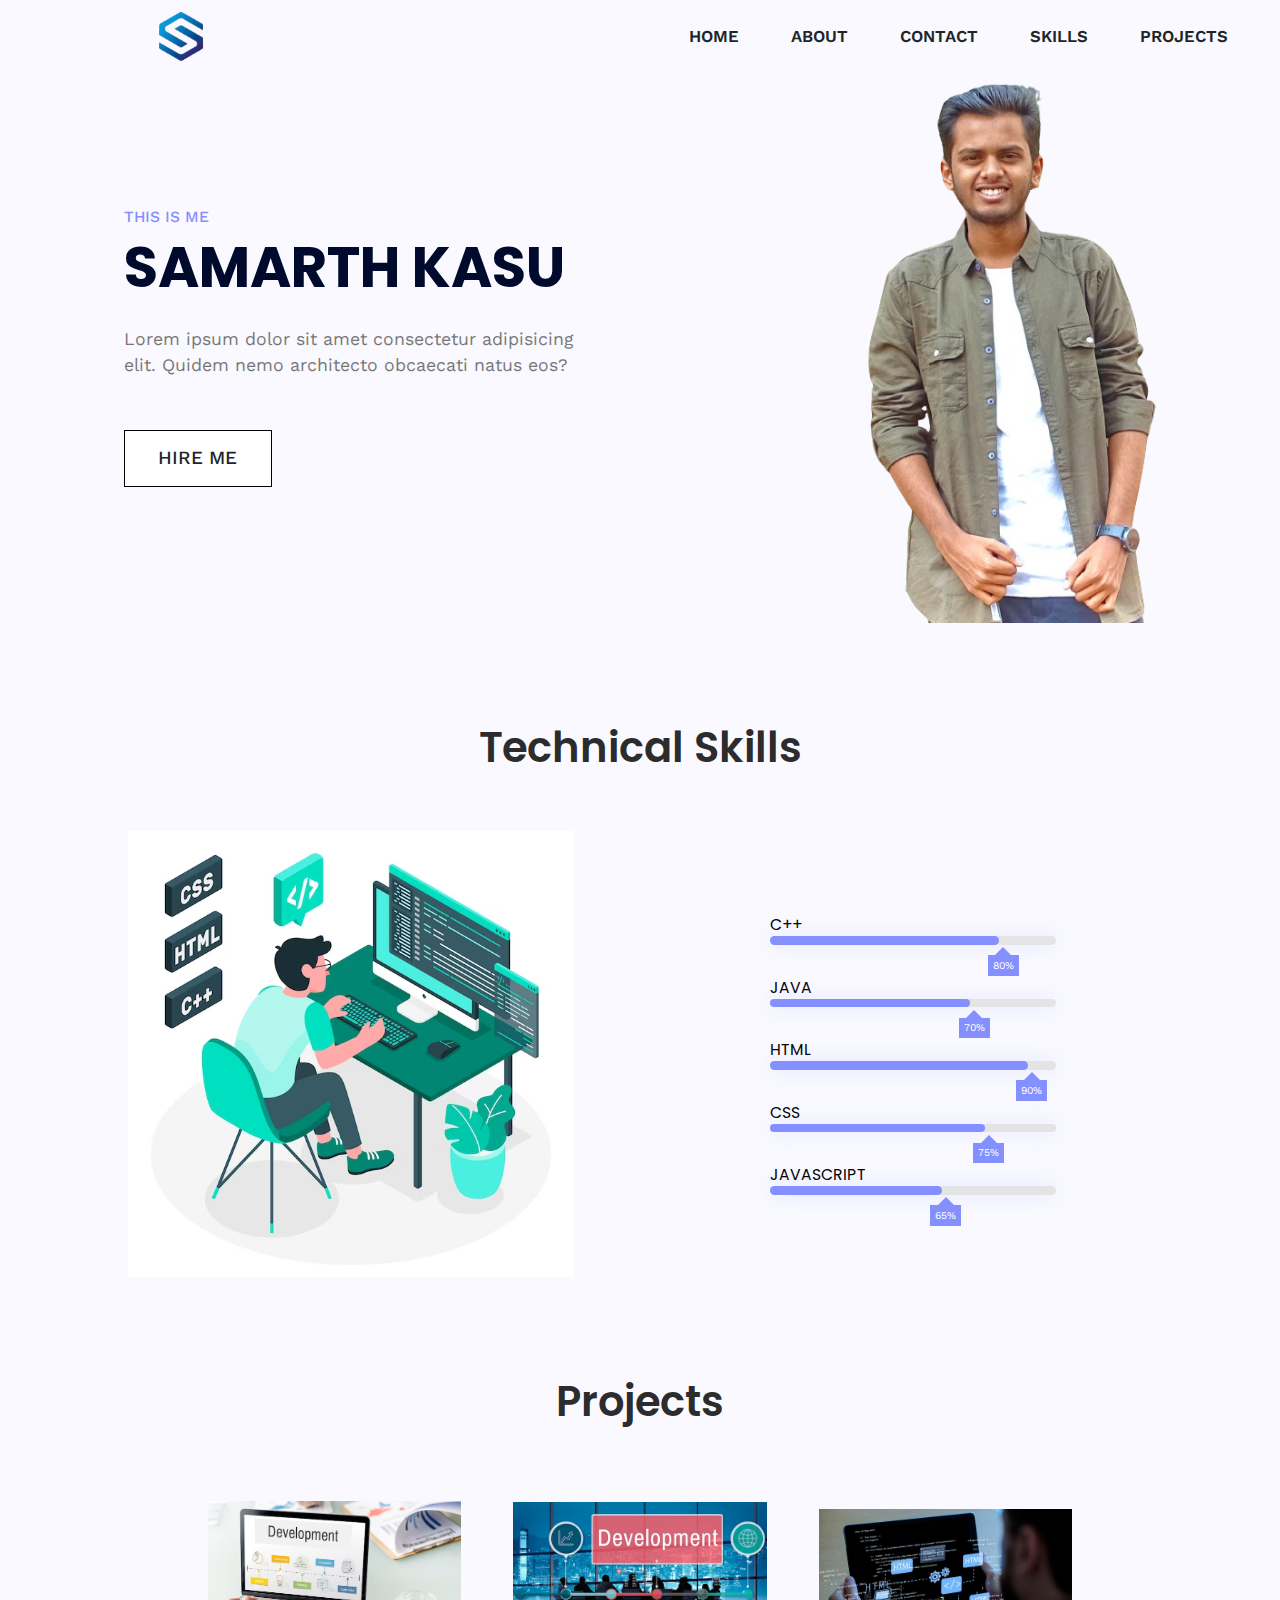
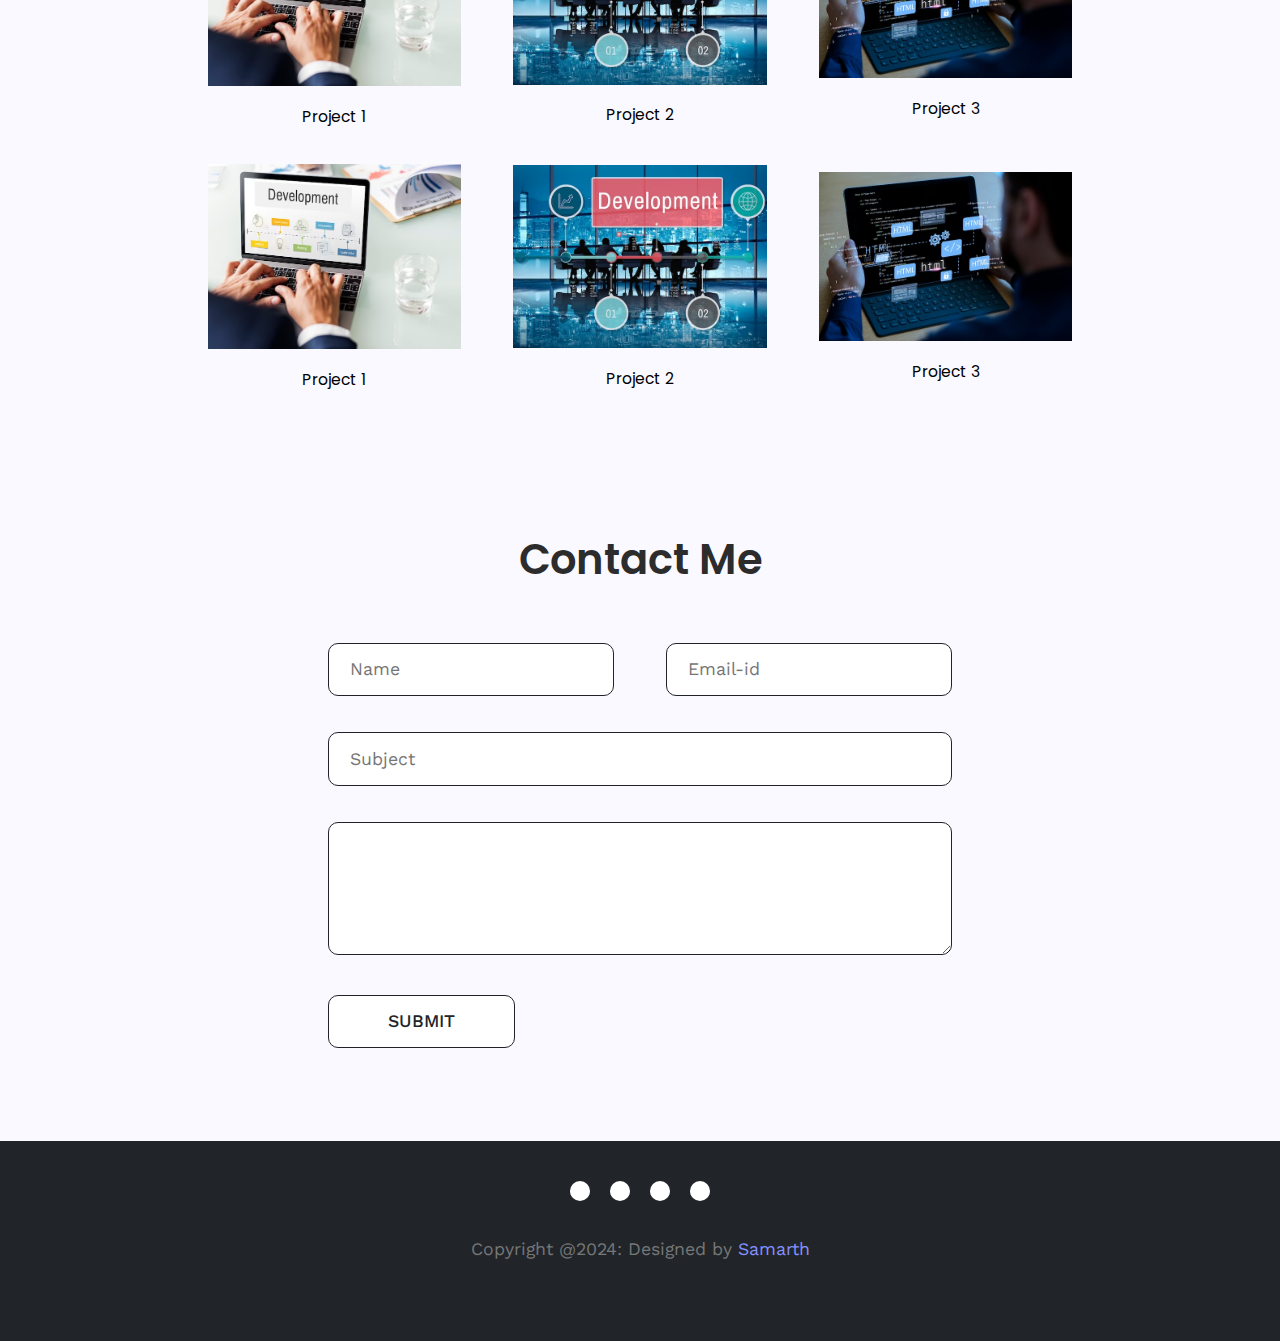
<file: index.html>
<!DOCTYPE html>
<html lang="en">
<head>
    <meta charset="UTF-8">
    <meta name="viewport" content="width=device-width, initial-scale=1.0">
    <link rel="stylesheet" href="style.css">
    <title>Portfolio</title>
    <link rel="stylesheet" href="https://cdnjs.cloudflare.com/ajax/libs/font-awesome/6.5.1/css/all.min.css" integrity="sha512-DTOQO9RWCH3ppGqcWaEA1BIZOC6xxalwEsw9c2QQeAIftl+Vegovlnee1c9QX4TctnWMn13TZye+giMm8e2LwA==" crossorigin="anonymous"  />
</head>
<body>
    
    <header class="header">
        <img src="download-removebg-preview.png" alt="logo" class="logo">

        <nav class="navbar">
            <ul class="navbar-lists">
                <li><a href="#" class="navbar-link home-link">Home</a></li>
                <li><a href="#" class="navbar-link about-link">About</a></li>
                <li><a href="#" class="navbar-link contact-link">Contact</a></li>
                <li><a href="#" class="navbar-link skills-link">Skills</a></li>
                <li><a href="#" class="navbar-link project-link">Projects</a></li>
            </ul>
            
        </nav>
        <div class="mobile-navbar-btn">
            <img src="menu-outline.svg" name="menu-outline" class="mobile-nav-icon"alt="">
            <img src="close-outline.svg" name="close-outline"class="mobile-nav-icon" alt="">
            <!-- <ion-icon  name="menu-outline" class="mobile-nav-icon"></ion-icon>
            <ion-icon name="close-outline" class="mobile-nav-icon"></ion-icon> -->
        </div>
    </header>

    <section>
        <section class="section-hero section">
            <div class="container grid grid-two-column">
                <div class="section-hero-data">
                    <p class="hero-top-data">This is me</p>
                    <h1 class="hero-heading">Samarth Kasu</h1>
                    <p class="hero-para">
                       Lorem ipsum dolor sit amet consectetur adipisicing elit. Quidem nemo architecto obcaecati natus eos?
                    </p>
                    <div>
                        <a href="#" class="btn hireme-btn">Hire Me</a>
                    </div>
                </div>
                <div class="section-hero-image">
                    <img src="Samarth_Kasu-removebg-preview.png" alt="Hero" class="hero-image">
                </div>
                

            </div>

        </section>
    </section>

    <section class="section-skills">
        <div class="heading">
            <h2 class="common-heading skill-heading">Technical Skills</h2>
        </div>
        <div class="container grid grid-two-column">
            <div class="skill-image">
                <img src="skillslogo.avif" alt="skill-img">
            </div>
            <div class="skill-data">
                <div class="skills-section">
                    <div class="skill">
                        <h3>C++</h3>
                        <div class="progress-bar">
                            <span>80%</span>
                        </div>
                    </div>
                    <div class="skill">
                        <h3>JAVA</h3>
                        <div class="progress-bar bar-2">
                            <span>70%</span>
                        </div>
                    </div>
                    <div class="skill">
                        <h3>HTML</h3>
                        <div class="progress-bar bar-3">
                            <span>90%</span>
                        </div>
                    </div>
                    <div class="skill">
                        <h3>CSS</h3>
                        <div class="progress-bar bar-4">
                            <span>75%</span>
                        </div>
                    </div>
                    <div class="skill">
                        <h3>JAVASCRIPT</h3>
                        <div class="progress-bar bar-5">
                            <span>65%</span>
                        </div>
                    </div>
                </div>
            </div>
        </div>   
    </section>


    <section class="section section-projects">
        <div class="heading">
            <h2 class="common-heading project-heading">Projects</h2>
        </div>
        <div class="container grid grid-three-column">
            <div class="projects">
                <a href=""><img src="p1.avif" alt="" class="p-img"></a>
                <h3 class="p-heading">Project 1</h3>
            </div>
            <div class="projects">
                <a href=""><img src="p2.avif" alt="" class="p-img"></a>
                <h3 class="p-heading">Project 2</h3>
            </div>
            <div class="projects">
                <a href=""><img src="p3.avif" alt="" class="p-img"></a>
                <h3 class="p-heading">Project 3</h3>
            </div>
            <div class="projects">
                <a href=""><img src="p1.avif" alt="" class="p-img"></a>
                <h3 class="p-heading">Project 1</h3>
            </div>
            <div class="projects">
                <a href=""><img src="p2.avif" alt="" class="p-img"></a>
                <h3 class="p-heading">Project 2</h3>
            </div>
            <div class="projects">
                <a href=""><img src="p3.avif" alt="" class="p-img"></a>
                <h3 class="p-heading">Project 3</h3>
            </div>
        </div>
    </section>


    <section class="section section-contact">
        <div class="heading heading-contact">
            <h2 class="common-heading contact-heading">Contact Me</h2>
        </div>

        <div class="section-contact-main contact-container">
            <form action="#">
                <div class="form form-two-column">
                    <div>
                        <label for="username"></label>
                        <input type="text" name="username" id="username" placeholder="Name">
                    </div>   
                    <div>
                        <label for="email"></label>
                        <input type="text" name="email" id="email" placeholder="Email-id">
                    </div>   
                </div>
                <div>
                    <label for="subject"></label>
                    <input type="text" name="subject" placeholder="Subject" id="subject">
                </div>

                <div>
                    <label for="textarea"></label>
                    <textarea 
                        name="textarea" 
                        id="textarea" 
                        cols="30" 
                        rows="5">
                    </textarea>
                </div>

                <div>
                    <input type="submit" name="submit" id="submit" class="btn">
                </div>
                
            </form>
        </div>
    </section>

    <section>
        <div class="footer-section">
            <div class="social-icons">
                <a href="https://www.instagram.com/samarth_mk/?igshid=ZDdkNTZiNTM%3D"><i class="fa-brands fa-instagram"></i></a>
                <a href="https://www.facebook.com/samarth.kasu?mibextid=ZbWKwL"><i class="fa-brands fa-facebook"></i></a>
                <a href=""><i class="fa-brands fa-linkedin"></i></a>
                <a href="https://github.com/Samarth-mk"><i class="fa-brands fa-github"></i></a>
            </div>
            <div class="footer-bottom">
                <p>Copyright @2024: Designed by <span class="name">Samarth</span></p>
            </div>
        </div>
    </section>

    
   
    <script src="script.js"></script>
    
</body>
</html>
</file>
<file: style.css>
@import url('https://fonts.googleapis.com/css2?family=Poppins:wght@200;500;600&family=Work+Sans:wght@400;500&display=swap');

* {
    padding: 0;
    margin: 0;
    box-sizing: border-box;
    font-family: 'Poppins', sans-serif;
    font-family: 'Work Sans', sans-serif;
}

:root {
    --heading: rgb(0 10 45);
    --para: #777;
    --para-tint: #e4e4e4;
    --white: #fff;
    --black: #212529;
    --helper: #8490ff;
    --overlay: #3e64ff;
    --helper-tint: #f3f4ff;
    --bg: rgb(249 249 255);
    --icons-bg: rgba(144, 172, 209, 0.2);
    --gradient: linear-gradient(0deg, rgb(132 144 255) 0%, rgb(98 189 252) 100%);
    --gradientSupport: -webkit-linear-gradient(0deg, rgb(132 144 255) 0%, rgb(98 189 252) 100%);
    --shadow: 0px 0px 20px 0px rgb(132 144 255 / 20%);
    --shadowSupport: 0px 20px 20px 0px rgb(132 144 255 / 30%);
}

html {
    font-size: 65%;
}

h1, h2, h3, h4 {
    font-family: 'Poppins', sans-serif;
}

h1 {
    color: var(--heading);
    font-size: 6rem;
    font-weight: 600px;
}

h2 {
    color: rgb(44, 44, 44);
}

h3 {
    font-size: 1.5rem;
    font-weight: 400;
}

p {
    color: var(--para);
    line-height: 1.6rem;
    font-size: 1.7rem;
}

a {
    text-decoration: none;
}

li {
    list-style: none;
}

/* --------------------- Header Section  -----------------------------------*/


.header {
    padding: 0 5rem;
    height: 7rem;
    background-color:var(--bg);
    display: flex;
    justify-content: space-between;
    align-items: center;
    z-index: 999;
    position: sticky;
    top: 0;
    left: 0;
}

.header .logo {
    height: 5rem;
    margin-left: 8rem;
}

.navbar-lists {
    display: flex;
    gap: 5rem;
}

.navbar-link:link,
.navbar-link:visited {
    display: inline-block;
    text-decoration: none;
    font-size: 1.6rem;
    font-weight: 600;
    text-transform: uppercase;
    color: var(--black);
}

.navbar-link:hover,
.navbar-link:active {
    color: var(--overlay);
    transition: all 0.2s linear;
}

.mobile-navbar-btn{
    display: none;
    background-color: transparent;
    cursor: pointer;
    border: none;
}

.mobile-nav-icon[name="close-outline"]{
    display: none;

}



/* --------------------- Hero Section  -----------------------------------*/

.section {
    padding: 9rem 0;
}

.container {
    max-width: 70%;
    margin: 0 auto;
    justify-content: center;
    align-items: center;
}

.grid {
    display: grid;
    gap: 25rem;
}

.grid-two-column {
    grid-template-columns: repeat(2, 1fr);
}

.section-hero {
    background-color: var(--bg);
    margin-top: -9rem;
}

.section-hero-data {
    display: flex;
    flex-direction: column;
    justify-content: center;
    width: 45rem;
}

.hero-top-data {
    text-transform: uppercase;
    font-weight: 500;
    font-size: 1.5rem;
    color: var(--helper);
}

.hero-heading {
    text-transform: uppercase;
    font-weight: 700;
    font-size: 5.4rem;
}

.hero-para {
    margin-top: 1.5rem;
    margin-bottom: 5rem;
    max-width: 60rem;
    line-height: 2.5rem;
}

.section-hero-image {
    display: flex;
    justify-content: center;
    align-items: center;
}

.hero-image {
    height: 550px;
    /* margin-right: 5rem; */
}

.btn {
    background-color: white;
    padding: 1.6rem 3.2rem;
    border: none;
    color: var(--black);
    display: inline-block;
    text-transform: uppercase;
    box-shadow: #e4e4e4;
    font-size: 1.8rem;
    font-weight: 500;
    cursor: pointer;
    border: 1px solid black;
}

.btn:hover,
.btn:active {
    color: white;
    background-color: var(--helper);
    border: 1px solid black;
    transition: 0.5s ease;
}

/* --------------------- Skills Section  -----------------------------------*/


.section-skills {
    background-color: var(--bg);

}

.skills-section {
    display: flex;
    padding: 4rem 0;
    flex-direction: column;
    gap: 3rem;
}


.heading {
    display: flex;
    justify-content: center;
    align-items: center;
    margin-bottom: 5rem;
}


.skill-image {
    display: flex;
    justify-content: center;
    align-items: center;
}

.skill-image img {
    width: 140%;
    display: inline-block;
}


.common-heading {
    font-size: 4rem;
    font-weight: 600;
    text-transform: capitalize;
}


.progress-bar {
    width: 90%;
    height: 0.8rem;
    background-color: var(--para-tint);
    border-radius: 10rem;
    position: relative;
    box-shadow: var(--shadow);
}

.progress-bar::before {
    content: "";
    position: absolute;
    top: 0;
    left: 0;
    width: 80%;
    height: inherit;
    background-color: var(--helper);
    border-radius: 10rem;
}

.bar-2::before {
    width: 70%;
}

.bar-3::before {
    width: 90%;
}

.bar-4::before {
    width: 75%;
}

.bar-5::before {
    width: 60%;
}

.progress-bar span {
    position: absolute;
    top: 1.8rem;
    width: 3rem;
    height: 2rem;
    background-color: var(--helper);
    color: white;
    display: flex;
    justify-content: center;
    align-items: center;
}

.progress-bar span {
    left: 76%;
}

.bar-2 span {
    left: 66%;
}

.bar-3 span {
    left: 86%;
}

.bar-4 span {
    left: 71%;
}

.bar-5 span {
    left: 56%;
}

.progress-bar span::after {
    content: "";
    position: absolute;
    width: 0;
    height: 0;
    border: 0.8rem solid var(--helper);
    border-color: transparent;
    border-bottom-color: var(--helper);
    top: -1.5rem;
}

/* --------------------- Projects Section  -----------------------------------*/


.section-projects {
    background-color: var(--bg);
    display: grid;
    place-items: center;
}

.projects {
    place-items: center;
   text-align: center;
}

.grid-three-column {
    grid-template-columns: repeat(3, 1fr);
    gap: 2rem;
}

.projects:hover{
    transform: scale(1.2);
    transition: 0.5s ease;
}

.projects img {
    width: 100%;
    height: 80%;
    padding: 1.5rem;
}

/* .p-img:hover {
    transform: scale(1.11);
    transition: 0.5s ease;
} */

/* --------------------- Footer Section  -----------------------------------*/

.footer-section{
    width: 100%;
    background-color: var(--black);
    height: 200px;
    justify-content: center;
    align-items: center;
}

.social-icons{
    display: flex;
    justify-content: center;
    padding-top: 30px;
}

.social-icons a{
    text-decoration: none;
    padding: 10px;
    background-color: var(--white);
    margin: 10px;
    border-radius: 50%;
}

.social-icons a i{
    font-size: 3rem;
    color: black;
}

.social-icons a:hover{
    background-color: black;
    transition: 0.5s ease;
    
}

.social-icons a:hover i{
    color: var(--white);
    transition: 0.5s ease;
}

.footer-bottom{
    padding: 30px;
    text-align: center;
}

.name{
    color: var(--helper);
}

/* --------------------- Contact Section  -----------------------------------*/

.section-contact{
    background-color: var(--bg);
}
.heading-contact{
    margin-top: -50px
}
.section-contact-main{
    max-width: 60rem;
    margin: 0 auto;
}

.form-two-column {
    grid-template-columns: repeat(2, 1fr);
}

.form{
    display: grid;
    gap: 5rem;
}

.section-contact-main form{
    display: flex;
    flex-direction: column;
    gap: 3.5rem;
}

.section-contact-main input,
.section-contact-main textarea{
    width: 100%;
    padding: 1.5rem 2rem;
    border: 1px solid var(--black);
    border-radius: 10px;
    font-size: 1.7rem;
    font-family: "work sans";
}

.section-contact-main input[type="submit"]{
    max-width: 30%;
}

/* --------------------- Media Queries  -----------------------------------*/

@media (max-width : 980px){
    .header{
        position: relative;
    }

    .mobile-navbar-btn{
        display: block;
        z-index: 9999;
        color: var(--black);
        border: 2px solid var(--black);
    }

    .mobile-nav-icon{
        width: 3rem;
        height: 3rem;
        color: var(--black);
    }



    .navbar{
        width: 100%;
        height: 100vh;
        top: 0;
        left: 0;
        position: absolute;
        background: var(--gradient);
        display: flex;
        justify-content: center;
        align-items: center;
        z-index: 999;


        transform: translateX(100%);
        transition: all 0.5s linear;

        opacity: 0;
        visibility: hidden;
        pointer-events: none;
    
    }

    .navbar-lists{
        flex-direction: column;
        align-items: center;
    }

    .navbar-link:link,
    .navbar-link:visited{
        color: var(--black);
        font-size: 2rem;
    }

    .active .navbar{
        transform: translateX(0%);
        opacity: 1;
        visibility: visible;
        pointer-events: auto;
    }

    .active .mobile-navbar-btn .mobile-nav-icon[name="menu-outline"]{
        display: none;
    }
    .active .mobile-navbar-btn .mobile-nav-icon[name="close-outline"]{
        display: block;
    }
}
</file>
